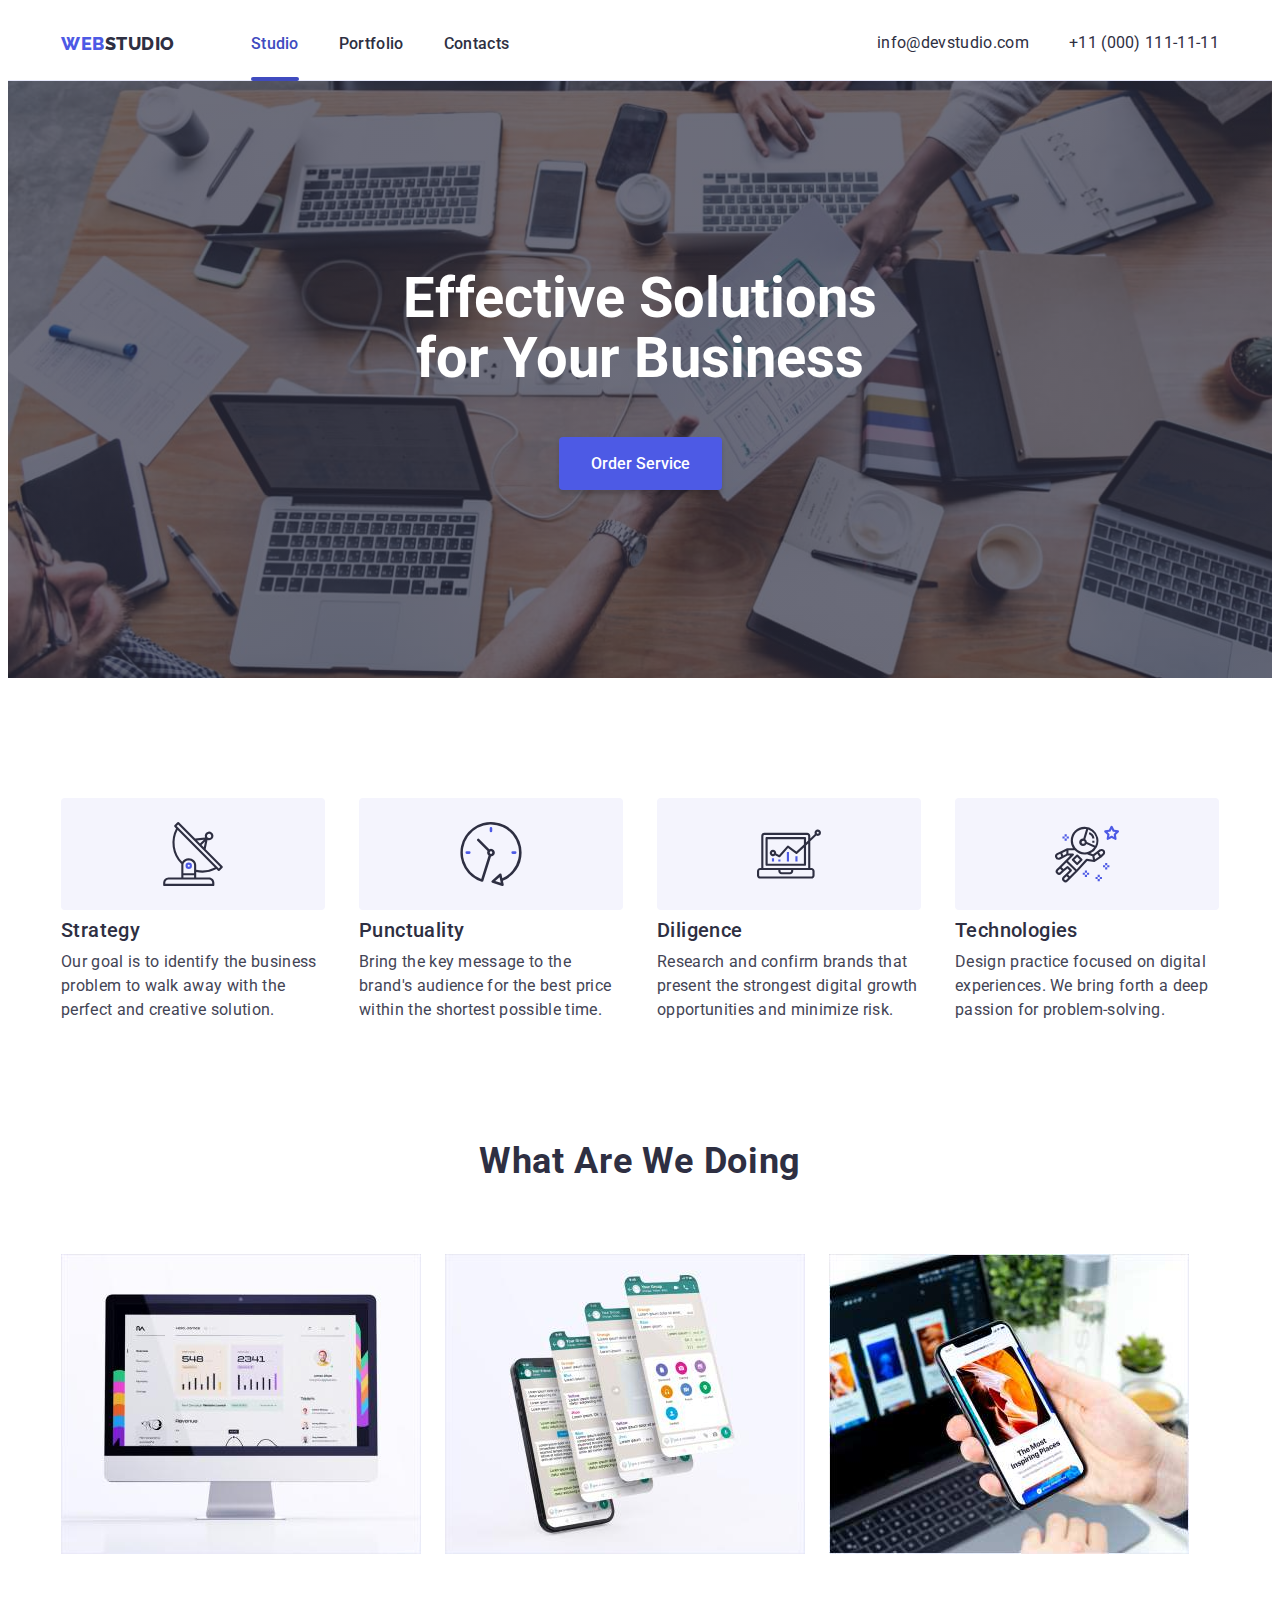
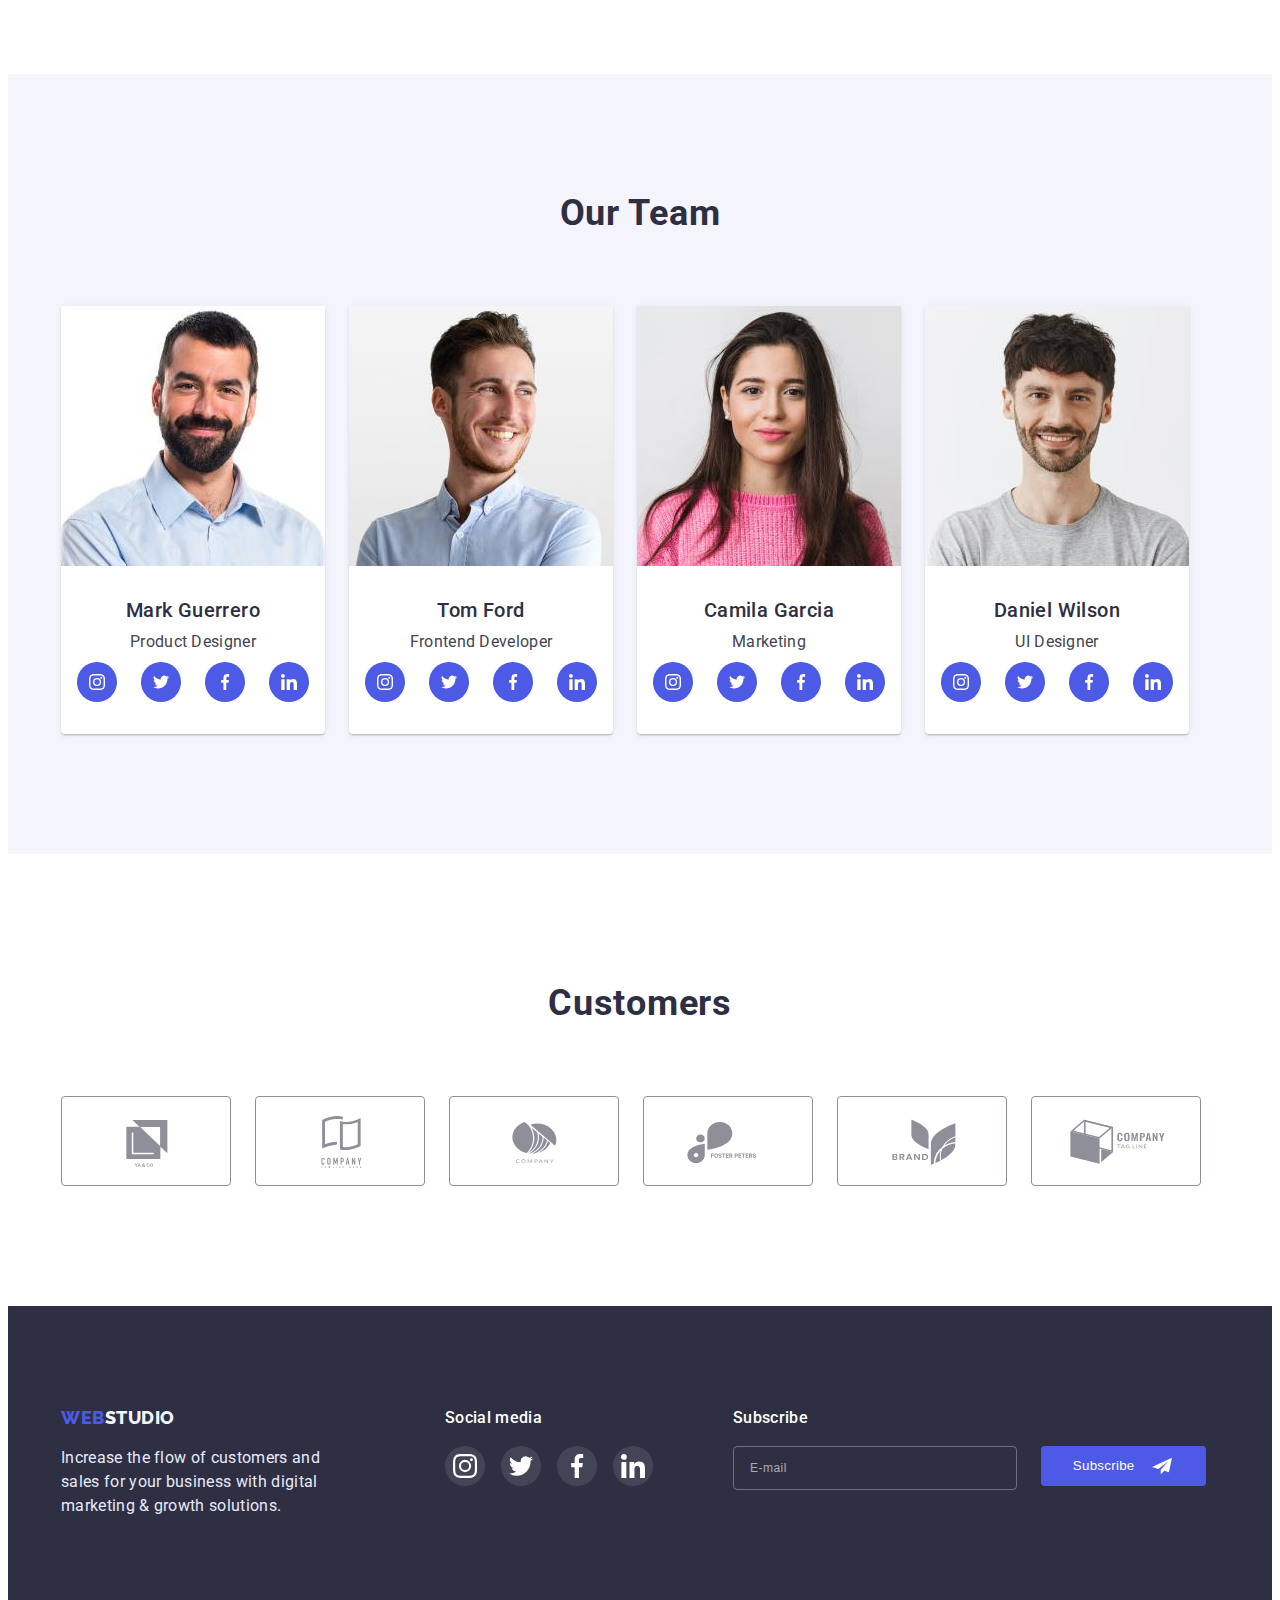
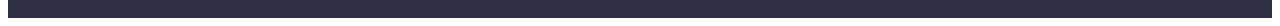
<file: index.html>
<!DOCTYPE html>
<html lang="en">
<head>
    <meta charset="UTF-8">
    <meta http-equiv="X-UA-Compatible" content="IE=edge">
    <meta name="viewport" content="width=device-width, initial-scale=1.0">
    <title>Webstudio</title>
    <link rel="preconnect" href="https://fonts.googleapis.com">
    <link rel="preconnect" href="https://fonts.gstatic.com" crossorigin>
    <link href="https://fonts.googleapis.com/css2?family=Raleway:wght@800&family=Roboto:wght@400;500;700;900&display=swap"
        rel="stylesheet">
    <link rel="stylesheet" href="https://cdnjs.cloudflare.com/ajax/libs/modern-normalize/1.1.0/modern-normalize.min.css"
        integrity="sha512-wpPYUAdjBVSE4KJnH1VR1HeZfpl1ub8YT/NKx4PuQ5NmX2tKuGu6U/JRp5y+Y8XG2tV+wKQpNHVUX03MfMFn9Q=="
        crossorigin="anonymous" referrerpolicy="no-referrer" />
    <link rel="stylesheet" href="./css/styles.css">
</head>
<body>
    <!--HEADER-->
    <header class="header-menu">
        <div class="container header-container">
        <nav class="navigation-page">
                <a href="./index.html" class="logotype link"><span class="accent">WEB</span>STUDIO</a>
                <ul class="navigation-menu list">
                
                    <li class="navigation-menu-item">
                        <a href="./index.html" class="navigation-menu-link link page-active">Studio</a>
                    </li>
                    <li class="navigation-menu-item">
                        <a href="./portfolio.html" class="navigation-menu-link link">Portfolio</a>
                    </li>
                    <li class="navigation-menu-item">
                        <a href="" class="navigation-menu-link link">Contacts</a>
                    </li>
                </ul>
        </nav>
                <address class="address">
                    <ul class="address-menu list">
                        <li class="phone-email-item">
                            <a href="mailto:info@devstudio.com" class="address-menu-link link">info@devstudio.com</a>
                        </li>
                        <li class="address-menu-item">
                            <a href="tel:+110001111111" class="address-menu-link link">+11 (000) 111-11-11</a>
                        </li>
                    </ul>
                </address>
            </div>
    </header>
<!--HERO SECTION-->
    <main>
        <section class="hero">
            <div class="container">    
                <h1 class="hero-name">Effective Solutions
                for Your Business</h1>
                <button type="button" class="hero-button" data-modal-open>Order Service</button>
            </div>
        </section>
        <!--ABOUT US SECTION-->
        <section class="about-us section">
            <div class="container">
                <h2 hidden>About Us</h2>
                    <ul class="about-us-menu list">
                        <li class="about-us-menu-item">
                            <div class="about-us-item-icon">
                                <svg class="about-us-icon" width="64" height="64">
                                    <use href="./img/symbol-defs.svg#icon-antenna-logo"></use>
                                </svg>
                            </div>
                            <h3 class="content-title">Strategy</h3>
                            <p class="text-description">Our goal is to identify the business
                            problem to walk away with the perfect and creative solution.</p>
                        </li>
                        <li class="about-us-menu-item">
                            <div class="about-us-item-icon">
                                <svg class="about-us-icon" width="64" height="64">
                                    <use href="./img/symbol-defs.svg#icon-clock-logo"></use>
                                </svg>
                            </div>
                            <h3 class="content-title">Punctuality</h3>
                            <p class="text-description">Bring the key message to the brand's audience for the best price within the shortest possible time.</p>
                        </li>
                        <li class="about-us-menu-item">
                            <div class="about-us-item-icon">
                                <svg class="about-us-icon" width="64" height="64">
                                    <use href="./img/symbol-defs.svg#icon-diagram-logo"></use>
                                </svg>
                            </div>
                            <h3 class="content-title">Diligence</h3>
                            <p class="text-description">Research and confirm brands that present the strongest digital growth opportunities and minimize risk.</p>
                        </li>
                        <li class="about-us-menu-item">
                            <div class="about-us-item-icon">
                                <svg class="about-us-icon" width="64" height="64">
                                    <use href="./img/symbol-defs.svg#icon-astronaut-logo"></use>
                                </svg>
                            </div>
                            <h3 class="content-title">Technologies</h3>
                            <p class="text-description">Design practice focused on digital experiences. We bring forth a deep passion for problem-solving.</p>
                        </li>
                    </ul>
            </div>
        </section>
    <!--What are we doing-->
        <section class="section services-section">
            <div class="container">    
                <h2 class="title">What are we doing</h2>
                <ul class="list services-section-list">
                    <li class="services-section-item">
                        <img src="img/general/img-1.jpg" alt="Sites development" width="360" height="300">
                    </li>
                    <li class="services-section-item">
                        <img src="img/general/img-2.jpg" alt="Apps development" width="360" height="300">
                    </li>
                    <li class="services-section-item">
                        <img src="img/general/img-3.jpg" alt="Target advertisement" width="360" height="300">
                    </li>
                </ul>
            </div>
        </section>
        <!--OUR TEAM SECTION-->
        <section class="our-team-section section">
            <div class="container">    
                <h2 class="title">Our Team</h2>
                <ul class="content-menu list">
                    <li class="content-menu-item">
                        <img src="img/employees/img_mark_guerrero.jpg" alt="Mark Guerrero" width="264" height="260" class="content-image">
                        <div class="employee-card">    
                                <h3 class="content-title">Mark Guerrero</h3>
                                <p class="text-description">Product Designer</p>
                                <ul class="social-links-list list">
                                    <li class="employee-social-link">
                                        <a href="" class="social-link">
                                            <svg class="social-link-icon" width="16" height="16">
                                                <use href="./img/symbol-defs.svg#icon-instagram-logo"></use>
                                            </svg>
                                        </a>
                                    </li>
                                    <li class="employee-social-link">
                                        <a href="" class="social-link">
                                            <svg class="social-link-icon" width="16" height="16">
                                                <use href="./img/symbol-defs.svg#icon-twitter-logo"></use>
                                            </svg>
                                        </a>
                                    </li>
                                    <li class="employee-social-link">
                                        <a href="" class="social-link">
                                            <svg class="social-link-icon" width="16" height="16">
                                                <use href="./img/symbol-defs.svg#icon-facebook-logo"></use>
                                            </svg>
                                        </a>
                                    </li>
                                    <li class="employee-social-link">
                                        <a href="" class="social-link">
                                            <svg class="social-link-icon" width="16" height="16">
                                                <use href="./img/symbol-defs.svg#icon-linkedin-logo"></use>
                                            </svg>
                                        </a>
                                    </li>
                                </ul>
                        </div>
                    </li>
                    <li class="content-menu-item">
                        <img src="img/employees/img_tom_ford.jpg" alt="Tom Ford" width="264" height="260" class="content-image">
                        <div class="employee-card">  
                                <h3 class="content-title">Tom Ford</h3>
                                <p class="text-description">Frontend Developer</p>
                                <ul class="social-links-list list">
                                    <li class="employee-social-link">
                                        <a href="" class="social-link">
                                            <svg class="social-link-icon" width="16" height="16">
                                                <use href="./img/symbol-defs.svg#icon-instagram-logo"></use>
                                            </svg>
                                        </a>
                                    </li>
                                    <li class="employee-social-link">
                                        <a href="" class="social-link">
                                            <svg class="social-link-icon" width="16" height="16">
                                                <use href="./img/symbol-defs.svg#icon-twitter-logo"></use>
                                            </svg>
                                        </a>
                                    </li>
                                    <li class="employee-social-link">
                                        <a href="" class="social-link">
                                            <svg class="social-link-icon" width="16" height="16">
                                                <use href="./img/symbol-defs.svg#icon-facebook-logo"></use>
                                            </svg>
                                        </a>
                                    </li>
                                    <li class="employee-social-link">
                                        <a href="" class="social-link">
                                            <svg class="social-link-icon" width="16" height="16">
                                                <use href="./img/symbol-defs.svg#icon-linkedin-logo"></use>
                                            </svg>
                                        </a>
                                    </li>
                                </ul>
                        </div>
                    </li>   
                        <li class="content-menu-item">
                            <img src="img/employees/img_camila_garcia.jpg" alt="Camila Garcia" width="264" height="260" class="content-image">
                            <div class="employee-card">
                                <h3 class="content-title">Camila Garcia</h3>
                                <p class="text-description">Marketing</p>
                                <ul class="social-links-list list">
                                    <li class="employee-social-link">
                                        <a href="" class="social-link">
                                            <svg class="social-link-icon" width="16" height="16">
                                                <use href="./img/symbol-defs.svg#icon-instagram-logo"></use>
                                            </svg>
                                        </a>
                                    </li>
                                    <li class="employee-social-link">
                                        <a href="" class="social-link">
                                            <svg class="social-link-icon" width="16" height="16">
                                                <use href="./img/symbol-defs.svg#icon-twitter-logo"></use>
                                            </svg>
                                        </a>
                                    </li>
                                    <li class="employee-social-link">
                                        <a href="" class="social-link">
                                            <svg class="social-link-icon" width="16" height="16">
                                                <use href="./img/symbol-defs.svg#icon-facebook-logo"></use>
                                            </svg>
                                        </a>
                                    </li>
                                    <li class="employee-social-link">
                                        <a href="" class="social-link">
                                            <svg class="social-link-icon" width="16" height="16">
                                                <use href="./img/symbol-defs.svg#icon-linkedin-logo"></use>
                                            </svg>
                                        </a>
                                    </li>
                                </ul>
                            </div>
                        </li>   
                        <li class="content-menu-item">
                            <img src="img/employees/img_daniel_wilson.jpg" alt="Daniel Wilson" width="264" height="260" class="content-image">
                            <div class="employee-card">
                                <h3 class="content-title">Daniel Wilson</h3>
                                <p class="text-description">UI Designer</p>
                                <ul class="social-links-list list">
                                    <li class="employee-social-link">
                                        <a href="" class="social-link">
                                            <svg class="social-link-icon" width="16" height="16">
                                                <use href="./img/symbol-defs.svg#icon-instagram-logo"></use>
                                            </svg>
                                        </a>
                                    </li>
                                    <li class="employee-social-link">
                                        <a href="" class="social-link">
                                            <svg class="social-link-icon" width="16" height="16">
                                                <use href="./img/symbol-defs.svg#icon-twitter-logo"></use>
                                            </svg>
                                        </a>
                                    </li>
                                    <li class="employee-social-link">
                                        <a href="" class="social-link">
                                            <svg class="social-link-icon" width="16" height="16">
                                                <use href="./img/symbol-defs.svg#icon-facebook-logo"></use>
                                            </svg>
                                        </a>
                                    </li>
                                    <li class="employee-social-link">
                                        <a href="" class="social-link">
                                            <svg class="social-link-icon" width="16" height="16">
                                                <use href="./img/symbol-defs.svg#icon-linkedin-logo"></use>
                                            </svg>
                                        </a>
                                    </li>
                                </ul>
                            </div>
                        </li>
                </ul>
            </div>
        </section>
    <section class="customers-section">
        <div class="container">
            <h2 class="title">Customers</h2>
                <ul class="customers-menu list">
                    <li class="customers-menu-item">
                        <a href="" class="customers-menu-link link">
                            <svg class="customers-icon" width="104" height="56">
                                <use href="./img/symbol-defs.svg#icon-yago-logo"></use>
                            </svg>
                        </a>
                    </li>
                    <li class="customers-menu-item">
                        <a href="" class="customers-menu-link">
                            <svg class="customers-icon" width="104" height="56">
                                <use href="./img/symbol-defs.svg#icon-company-tagline-logo"></use>
                            </svg>
                        </a>
                    </li>
                    <li class="customers-menu-item">
                        <a href="" class="customers-menu-link">
                            <svg class="customers-icon" width="104" height="56">
                                <use href="./img/symbol-defs.svg#icon-company-logo"></use>
                            </svg>
                        </a>
                    </li>
                    <li class="customers-menu-item">
                        <a href="" class="customers-menu-link">
                            <svg class="customers-icon" width="104" height="56">
                                <use href="./img/symbol-defs.svg#icon-foster-peters-logo"></use>
                            </svg>
                        </a>
                    </li>
                    <li class="customers-menu-item">
                        <a href="" class="customers-menu-link">
                            <svg class="customers-icon" width="104" height="56">
                                <use href="./img/symbol-defs.svg#icon-brand-logo"></use>
                            </svg>
                        </a>
                    </li>
                    <li class="customers-menu-item">
                        <a href="" class="customers-menu-link">
                            <svg class="customers-icon" width="104" height="56">
                                <use href="./img/symbol-defs.svg#icon-tagline-company-logo"></use>
                            </svg>
                        </a>
                    </li>
                </ul>
        </div>
    </section>
    </main>
<!--FOOTER SECTION-->
    <footer class="footer">
        <div class="container footer-container">
            <div class="footer-description">
            <a href="./index.html" class="logotype link"><span class="accent">WEB</span><span class="footer-accent">STUDIO</span></a>
            <p class="footer-text">Increase the flow of customers and sales for your business with digital marketing & growth solutions.</p>
        </div>
            <div class="footer-media">
                <p class="footer-title">Social media</p>
                    <ul class="footer-social list">    
                        <li class="footer-item">
                            <a href="" class="footer-link">
                                <svg class="social-link-icon" width="24" height="24">
                                    <use href="./img/symbol-defs.svg#icon-instagram-logo"></use>
                                </svg>
                            </a>
                        </li>
                        <li class="footer-item">
                            <a href="" class="footer-link">
                                <svg class="social-link-icon" width="24" height="24">
                                    <use href="./img/symbol-defs.svg#icon-twitter-logo"></use>
                                </svg>
                            </a>
                        </li>
                        <li class="footer-item">
                            <a href="" class="footer-link">
                                <svg class="social-link-icon" width="24" height="24">
                                    <use href="./img/symbol-defs.svg#icon-facebook-logo"></use>
                                </svg>
                            </a>
                        </li>
                        <li class="footer-item">
                            <a href="" class="footer-link">
                                <svg class="social-link-icon" width="24" height="24">
                                    <use href="./img/symbol-defs.svg#icon-linkedin-logo"></use>
                                </svg>
                            </a>
                        </li>
                    </ul>
            </div>
            <div class="footer-subscribe">
                <p class="subscribe-text footer-title">Subscribe</p>
                <form class="subscribe-form">
                    <label for="email"></label>
                        <input type="email" name="email" id="email" placeholder="E-mail" class="subscribe-field">
                        <button class="subcribe-button" type="submit">Subscribe
                            <svg class="subscribe-icon" width="24" height="20">
                                <use href="./img/symbol-defs.svg#icon-Frame-3"></use>
                            </svg>
                        </button>
                </form>
            </div>
        </div>
   </footer>
    <!--MODAL-->
    <div class="backdrop is-hidden" data-modal>
        <div class="modal">
            <button type="button" class="modal-close" data-modal-close>
                <svg class="close-icon" width="8" height="8">
                    <use href="./img/symbol-defs.svg#icon-close-icon"></use>
                </svg>
            </button>
            <p class="modal-title">Leave your contacts and we will call you back</p>
            <form class="modal-form">
                    <label class="modal-name">
                        <span class="modal-text">Name</span>
                        <input type="text" class="modal-field">
                        <svg class="modal-icon" width="18" height="24">
                            <use href="./img/symbol-defs.svg#icon-person-black-18dp-1"></use>
                        </svg>
                    </label>
                    <label class="modal-name">
                        <span class="modal-text">Phone</span> 
                        <input type="tel" name="phone" required class="modal-field input-active">
                        <svg class="modal-icon" width="18" height="24">
                            <use href="./img/symbol-defs.svg#icon-phone-black-18dp-1"></use>
                        </svg>
                    </label>
                    <label class="modal-name">
                        <span class="modal-text">Email</span>
                        <input type="email" name="email" required class="modal-field input-active">
                        <svg class="modal-icon" width="18" height="24">
                            <use href="./img/symbol-defs.svg#icon-email-black-18dp-1"></use>
                        </svg>
                    </label>
                    <label class="modal-name">
                        <span class="modal-text">Comment</span>
                        <textarea name="comments" placeholder="Text input" class="modal-text-area input-active"></textarea>
                    </label>
                    <div class="policy-wrap">
                        <input type="checkbox" id="user-policy" name="privacy-policy" class="privacy-modal visually-hidden">
                        <label for="user-policy" class="privacy-text">
                            <span class="checkbox">
                                <svg class="checkbox-icon" width="10" height="8">
                                    <use href="./img/symbol-defs.svg#icon-checkbox"></use>
                                </svg>
                            </span>
                            I accept the terms and conditions of the&nbsp;<a href="" class="privacy-link">Privacy Policy</a>
                        </label>
                    </div>
                    <button type="submit" class="modal-button">Send</button>
            </form>
        </div>
    </div>
    <script src="./js/modal.js"></script>
</body>
</html>
</file>
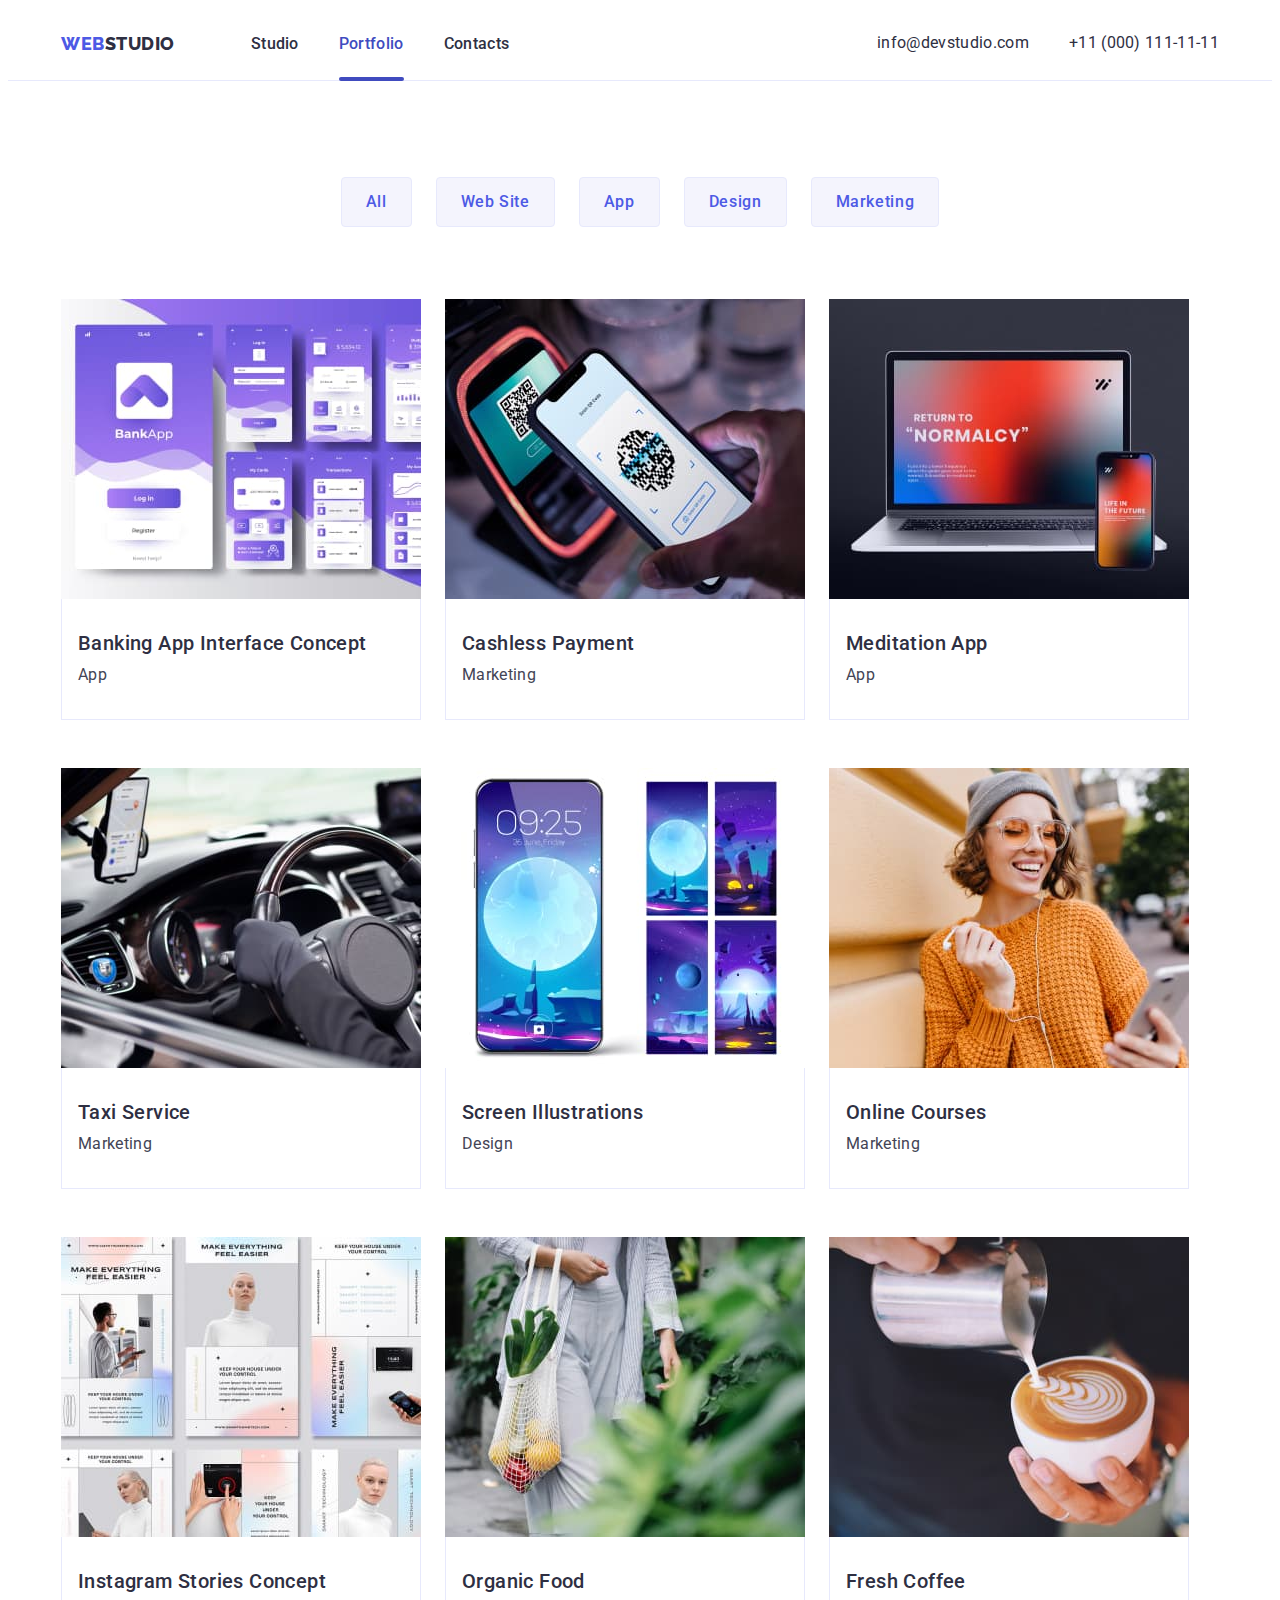
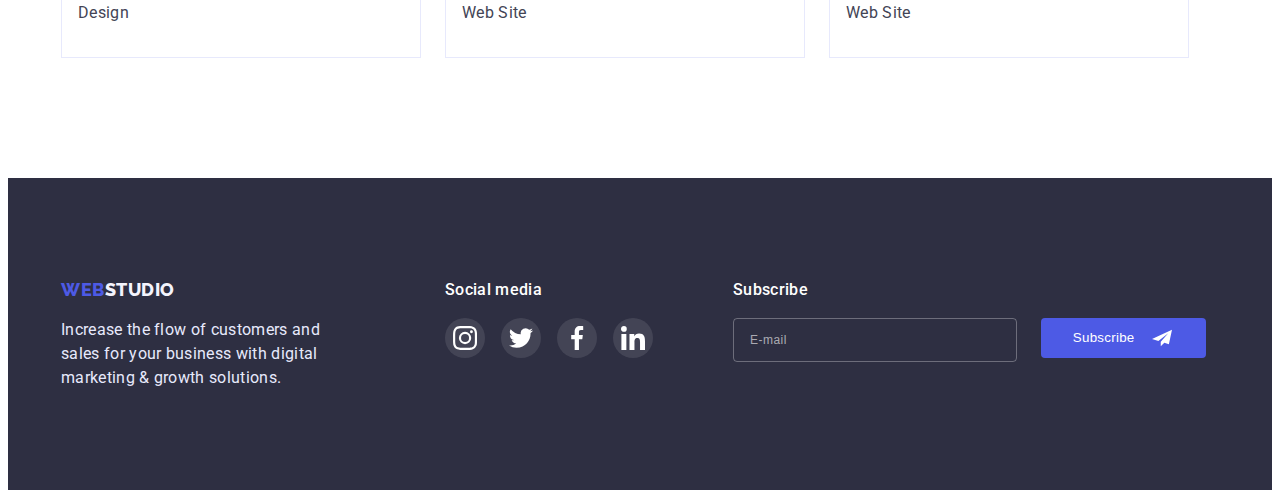
<file: portfolio.html>
<!DOCTYPE html>
<html lang="en">
  <head>
    <meta charset="UTF-8" />
    <meta http-equiv="X-UA-Compatible" content="IE=edge" />
    <meta name="viewport" content="width=device-width, initial-scale=1.0" />
    <title>Webstudio</title>
    <link rel="preconnect" href="https://fonts.googleapis.com" />
    <link rel="preconnect" href="https://fonts.gstatic.com" crossorigin />
    <link
      href="https://fonts.googleapis.com/css2?family=Raleway:wght@800&family=Roboto:wght@400;500;700;900&display=swap"
      rel="stylesheet"
    />
    <link
      rel="stylesheet"
      href="https://cdnjs.cloudflare.com/ajax/libs/modern-normalize/1.1.0/modern-normalize.min.css"
      integrity="sha512-wpPYUAdjBVSE4KJnH1VR1HeZfpl1ub8YT/NKx4PuQ5NmX2tKuGu6U/JRp5y+Y8XG2tV+wKQpNHVUX03MfMFn9Q=="
      crossorigin="anonymous"
      referrerpolicy="no-referrer"
    />
    <link rel="stylesheet" href="./css/styles.css" />
  </head>
  <body>
    <!--HEADER-->
    <header class="header-menu">
      <div class="container header-container">
        <nav class="navigation-page">
          <a href="./index.html" class="logotype link"
            ><span class="accent">WEB</span>STUDIO</a
          >
          <ul class="navigation-menu list">
            <li class="navigation-menu-item">
              <a href="./index.html" class="navigation-menu-link link"
                >Studio</a
              >
            </li>
            <li class="navigation-menu-item">
              <a href="./portfolio.html" class="navigation-menu-link link page-active"
                >Portfolio</a
              >
            </li>
            <li class="navigation-menu-item">
              <a href="" class="navigation-menu-link link">Contacts</a>
            </li>
          </ul>
        </nav>
        <address class="address">
          <ul class="address-menu list">
            <li class="phone-email-item">
              <a href="mailto:info@devstudio.com" class="address-menu-link link"
                >info@devstudio.com</a
              >
            </li>
            <li class="address-menu-item">
              <a href="tel:+110001111111" class="address-menu-link link"
                >+11 (000) 111-11-11</a
              >
            </li>
          </ul>
        </address>
      </div>
    </header>
    <!--MAIN MENUE SECTION-->
    <main>
      <section class="portfolio">
        <div class="container">
          <h1 hidden>Portfolio List</h1>
          <ul class="filter-buttons list">
            <li class="filter-button-item">
              <button type="button" class="filter-button">All</button>
            </li>
            <li class="filter-button-item">
              <button type="button" class="filter-button">Web Site</button>
            </li>
            <li class="filter-button-item">
              <button type="button" class="filter-button">App</button>
            </li>
            <li class="filter-button-item">
              <button type="button" class="filter-button">Design</button>
            </li>
            <li class="filter-button-item">
              <button type="button" class="filter-button">Marketing</button>
            </li>
          </ul>
          <ul class="portfolio-menu list">
            <li class="portfolio-menu-item">
              <div class="portfolio-wrap">
                <img
                  src="img/services/img-services-bank.jpg"
                  alt="Application Concept"
                  width="360"
                  height="300"
                  class="content-image"
                />
                <p class="text-description hover-text">
                  14 Stylish and User-Friendly App Design Concepts · Task
                  Manager App · Calorie Tracker App · Exotic Fruit Ecommerce App
                  · Cloud Storage App
                </p>
              </div>
              <div class="portfolio-card-text">
                <h2 class="content-title">Banking App Interface Concept</h2>
                <p class="text-description">App</p>
              </div>
            </li>
            <li class="portfolio-menu-item">
              <div class="portfolio-wrap">
                <img
                  src="img/services/img-services-cashless.jpg"
                  alt="Cashless Services"
                  width="360"
                  height="300"
                  class="content-image"
                />
                <p class="text-description hover-text">
                  14 Stylish and User-Friendly App Design Concepts · Task
                  Manager App · Calorie Tracker App · Exotic Fruit Ecommerce App
                  · Cloud Storage App
                </p>
              </div>
              <div class="portfolio-card-text">
                <h2 class="content-title">Cashless Payment</h2>
                <p class="text-description">Marketing</p>
              </div>
            </li>
            <li class="portfolio-menu-item">
              <div class="portfolio-wrap">
                <img
                  src="img/services/img-services-meditation.jpg"
                  alt="Application for meditation"
                  width="360"
                  height="300"
                  class="content-image"
                />
                <p class="text-description hover-text">
                  14 Stylish and User-Friendly App Design Concepts · Task
                  Manager App · Calorie Tracker App · Exotic Fruit Ecommerce App
                  · Cloud Storage App
                </p>
              </div>
              <div class="portfolio-card-text">
                <h2 class="content-title">Meditation App</h2>
                <p class="text-description">App</p>
              </div>
            </li>
            <li class="portfolio-menu-item">
              <div class="portfolio-wrap">
                <img
                  src="img/services/img-services-taxi.jpg"
                  alt="Appclication for taxi"
                  width="360"
                  height="300"
                  class="content-image"
                />
                <p class="text-description hover-text">
                  14 Stylish and User-Friendly App Design Concepts · Task
                  Manager App · Calorie Tracker App · Exotic Fruit Ecommerce App
                  · Cloud Storage App
                </p>
              </div>
              <div class="portfolio-card-text">
                <h2 class="content-title">Taxi Service</h2>
                <p class="text-description">Marketing</p>
              </div>
            </li>
            <li class="portfolio-menu-item">
              <div class="portfolio-wrap">
                <img
                  src="img/services/img-services-screenillustrations.jpg"
                  alt="Wallpapers"
                  width="360"
                  height="300"
                  class="content-image"
                />
                <p class="text-description hover-text">
                  14 Stylish and User-Friendly App Design Concepts · Task
                  Manager App · Calorie Tracker App · Exotic Fruit Ecommerce App
                  · Cloud Storage App
                </p>
              </div>
              <div class="portfolio-card-text">
                <h2 class="content-title">Screen Illustrations</h2>
                <p class="text-description">Design</p>
              </div>
            </li>
            <li class="portfolio-menu-item">
              <div class="portfolio-wrap">
                <img
                  src="img/services/img-services-onlinecources.jpg"
                  alt="Self-education"
                  width="360"
                  height="300"
                  class="content-image"
                />
                <p class="text-description hover-text">
                  14 Stylish and User-Friendly App Design Concepts · Task
                  Manager App · Calorie Tracker App · Exotic Fruit Ecommerce App
                  · Cloud Storage App
                </p>
              </div>
              <div class="portfolio-card-text">
                <h2 class="content-title">Online Courses</h2>
                <p class="text-description">Marketing</p>
              </div>
            </li>
            <li class="portfolio-menu-item">
              <div class="portfolio-wrap">
                <img
                  src="img/services/img-services-instastories.jpg"
                  alt="Instagram Stories"
                  width="360"
                  height="300"
                  class="content-image"
                  
                />
                <p class="text-description hover-text">
                    14 Stylish and User-Friendly App Design Concepts · Task
                    Manager App · Calorie Tracker App · Exotic Fruit Ecommerce App
                    · Cloud Storage App
                </p>
              </div>
              <div class="portfolio-card-text">
                <h2 class="content-title">Instagram Stories Concept</h2>
                <p class="text-description">Design</p>
              </div>
            </li>
            <li class="portfolio-menu-item">
              <div class="portfolio-wrap">
                    <img
                        src="img/services/img-services-organicfood.jpg"
                        alt="Food"
                        width="360"
                        height="300"
                        class="content-image"
                    />
                    <p class="text-description hover-text">
                        14 Stylish and User-Friendly App Design Concepts · Task Manager
                        App · Calorie Tracker App · Exotic Fruit Ecommerce App · Cloud
                        Storage App
                    </p>
                </div>
              <div class="portfolio-card-text">
                <h2 class="content-title">Organic Food</h2>
                <p class="text-description">Web Site</p>
              </div>
            </li>
            <li class="portfolio-menu-item">
              <div class="portfolio-wrap">
                <img
                  src="img/services/img-services-coffee.jpg"
                  alt="Coffee"
                  width="360"
                  height="300"
                  class="content-image"
                />
                <p class="text-description hover-text">
                  14 Stylish and User-Friendly App Design Concepts · Task
                  Manager App · Calorie Tracker App · Exotic Fruit Ecommerce App
                  · Cloud Storage App
                </p>
              </div>
              <div class="portfolio-card-text">
                <h2 class="content-title">Fresh Coffee</h2>
                <p class="text-description">Web Site</p>
              </div>
            </li>
          </ul>
        </div>
      </section>
    </main>
    <!--FOOTER SECTION-->
    <footer class="footer">
      <div class="container footer-container">
        <div class="footer-description">
          <a href="./index.html" class="logotype link"><span class="accent">WEB</span><span
              class="footer-accent">STUDIO</span></a>
          <p class="footer-text">Increase the flow of customers and sales for your business with digital marketing & growth
            solutions.</p>
        </div>
        <div class="footer-media">
          <p class="footer-title">Social media</p>
          <ul class="footer-social list">
            <li class="footer-item">
              <a href="" class="footer-link">
                <svg class="social-link-icon" width="24" height="24">
                  <use href="./img/symbol-defs.svg#icon-instagram-logo"></use>
                </svg>
              </a>
            </li>
            <li class="footer-item">
              <a href="" class="footer-link">
                <svg class="social-link-icon" width="24" height="24">
                  <use href="./img/symbol-defs.svg#icon-twitter-logo"></use>
                </svg>
              </a>
            </li>
            <li class="footer-item">
              <a href="" class="footer-link">
                <svg class="social-link-icon" width="24" height="24">
                  <use href="./img/symbol-defs.svg#icon-facebook-logo"></use>
                </svg>
              </a>
            </li>
            <li class="footer-item">
              <a href="" class="footer-link">
                <svg class="social-link-icon" width="24" height="24">
                  <use href="./img/symbol-defs.svg#icon-linkedin-logo"></use>
                </svg>
              </a>
            </li>
          </ul>
        </div>
        <div class="footer-subscribe">
          <p class="subscribe-text footer-title">Subscribe</p>
          <form class="subscribe-form">
            <label for="email"></label>
            <input type="email" name="email" id="email" placeholder="E-mail" class="subscribe-field">
            <button class="subcribe-button" type="submit">Subscribe
              <svg class="subscribe-icon" width="24" height="20">
                <use href="./img/symbol-defs.svg#icon-Frame-3"></use>
              </svg>
            </button>
          </form>
        </div>
      </div>
    </footer>
  </body>
</html>
</file>
<file: css/styles.css>
:root {
  --brand-color: #4d5ae5;
  --pressed-state: #404bbf;
  --dark-theme: #2e2f42;
  --success-theme: #31d0aa;
  --main-text-color: #434455;
  --suble-text: #8e8f99;
  --accent: #e7e9fc;
  --light-background: #f4f4fd;
  --modal-overlay: rgba(46, 47, 66, 0.4);
  --hero-background: #2e2f42;
  --standart-white: #ffffff;
  --modal-window: #FCFCFC;
  --duration: 250ms cubic-bezier(0.4, 0, 0.2, 1);
  --modal-text-color: #757575;
}

h1,
h2,
h3,
p {
  margin-top: 0;
  margin-bottom: 0;
}

ul,
ol {
  margin-top: 0;
  margin-bottom: 0;
  padding: 0;
}

address {
  font-style: normal;
}

img {
  display: block;
}

body {
  font-family: 'Roboto', sans-serif;
  background-color: var(--standart-white);
}

button {
  cursor: pointer;
}

.link {
  text-decoration: none;
}


.list {
  list-style: none;
}

.visually-hidden {
  position: absolute;
  width: 1px;
  height: 1px;
  margin: -1px;
  padding: 0;
  overflow: hidden;
  border: 0;
  clip: rect(0 0 0 0);
}

/*=======CONTAINER=====*/

.container {
  width: 1158px;
  padding-left: 15px;
  padding-right: 15px;
  margin: 0 auto;
}

.section {
  padding-top: 120px;
  padding-bottom: 120px;
}

/*========== HEADER =========*/

.logotype {
  font-family: 'Raleway', sans-serif;
  font-weight: 800;
  font-size: 18px;
  line-height: 1.33;
  color: var(--dark-theme);
  letter-spacing: 0.03em;
  text-transform: uppercase;
  margin-right: 76px;
}

.accent {
  color: var(--brand-color);
}
/*=====HEADER NAVIGATION MENU====*/

.header-container {
  display: flex;
  justify-content: space-between;
  padding-top: 24px;
  padding-bottom: 24px;
}

.header-menu {
  border-bottom: 1px solid var(--accent);
}

.navigation-page {
  display: flex;
  align-items: center;
}

.navigation-menu {
  display: flex;
  align-items: center;
}

.navigation-menu-item:not(:last-child) {
  margin-right: 40px;
}

.navigation-menu-link {
  font-weight: 500;
  line-height: 1.33;
  letter-spacing: 0.02em;
  color: var(--dark-theme);
  transition: color var(--duration);
}

.navigation-menu-link:hover,
.navigation-menu-link:focus {
  color: var(--pressed-state);
}

.page-active {
  position: relative;
  color: var(--pressed-state);
}

.page-active::after {
  display: block;
  content: "";
  width: 100%;
  height: 4px;
  background-color: var(--pressed-state);
  border-radius: 2px;
  position: absolute;
  margin-top: 22px;
}

.address-menu {
  display: flex;
  gap: 40px;
}

.address-menu-link {
  font-style: normal;
  line-height: 1.33;
  letter-spacing: 0.02em;
  color: var(--dark-theme);
  transition: color var(--duration);
}

.address-menu-link:hover,
.address-menu-link:focus {
  color: var(--brand-color);
}

/*=======HEROOOO====*/

/*не ставила background colour, закоментувала колір тексту*/
.hero {
  background-image: linear-gradient(
      rgba(46, 47, 66, 0.7),
      rgba(46, 47, 66, 0.7)
    ),
    url(../img/people-office-bg.jpg);
  background-size: cover;
  background-repeat: no-repeat;
  padding-top: 188px;
  padding-bottom: 188px;
  max-width: 1440px;
  margin: 0 auto;
}

.hero-name {
  font-size: 56px;
  line-height: 1.07;
  color: var(--standart-white);
  max-width: 495px;
  text-align: center;
  margin-bottom: 48px;
  margin-right: auto;
  margin-left: auto;
}
.hero-button {
  background: var(--brand-color);
  font-weight: 500;
  box-shadow: 0px 4px 4px rgba(0, 0, 0, 0.15);
  border-radius: 4px;
  border: none;
  font-size: 16px;
  line-height: 1.33;
  color: var(--standart-white);
  cursor: pointer;
  font-family: inherit;
  display: block;
  margin-right: auto;
  margin-left: auto;
  max-width: 169px;
  padding: 16px 32px;
  transition: background-color var(--duration);
}

.hero-button:hover,
.hero-button:focus {
  background-color: var(--pressed-state);
}

.about-us-menu {
  display: flex;
  justify-content: space-between;
}

.about-us-menu-item {
  width: 264px;
}

.about-us-item-icon {
  display: flex;
  width: 264px;
  height: 112px;
  border-radius: 4px;
  background-color: var(--light-background);
  margin-bottom: 8px;
  justify-content: center;
  align-items: center;
}

/*====OUR TEAM=====*/

.our-team-section {
  background-color: var(--light-background);
}

.content-title {
  font-weight: 500;
  font-size: 20px;
  line-height: 1.2;
  letter-spacing: 0.02em;
  color: var(--dark-theme);
  margin-bottom: 8px;
}

/*===SERVICES SECTION====*/

.services-section {
  padding-top: 0;
}

.services-section-list {
  display: flex;
}

.services-section-item:not(:nth-child(3n)) {
  margin-right: 24px;
}

/*===ABOUT US===*/
.content-menu {
  display: flex;
}

.content-menu-item {
  box-shadow: 0px 1px 6px rgba(46, 47, 66, 0.08),
    0px 1px 1px rgba(46, 47, 66, 0.16), 0px 2px 1px rgba(46, 47, 66, 0.08);
  border-radius: 0px 0px 4px 4px;
  background: var(--standart-white);
}
.content-menu-item:not(:nth-child(4n)) {
  margin-right: 24px;
}

.employee-card {
  text-align: center;
  padding-top: 32px;
  padding-bottom: 32px;
}

.social-links-list {
  display: flex;
  justify-content: center;
  gap: 24px;
  margin-top: 8px;
}

.social-link {
  display: flex;
  width: 40px;
  height: 40px;
  background-color: var(--brand-color);
  border-radius: 50%;
  justify-content: center;
  align-items: center;
  transition: background-color var(--duration);
}

.social-link:hover,
.social-link:focus {
  background-color: var(--pressed-state);
}

.social-link-icon {
  fill: var(--standart-white);
}

.title {
  font-weight: 700;
  font-size: 36px;
  line-height: 1.11;
  letter-spacing: 0.02em;
  text-transform: capitalize;
  color: var(--dark-theme);
  margin-bottom: 72px;
  text-align: center;
}

.text-description {
  line-height: 1.5;
  letter-spacing: 0.02em;
  color: var(--main-text-color);
}

/*==CUSTOMERS==*/

.customers-section {
  padding-top: 130px;
  padding-bottom: 120px;
}

.customers-menu {
  display: flex;
}

.customers-menu-item {
  display: flex;
}

.customers-menu-item:not(:last-child) {
  margin-right: 24px;
}

.customers-menu-link {
  display: flex;
  width: 168px;
  height: 88px;
  border-radius: 4px;
  border: 1px solid var(--suble-text);
  background-color: var(--standart-white);
  justify-content: center;
  align-items: center;
  transition: border-color var(--duration);
  outline: none;
}

.customers-menu .customers-menu-link:hover,
.customers-menu .customers-menu-link:focus {
  border-color: var(--pressed-state);
}

.customers-icon {
  fill: var(--suble-text);
  transition: fill var(--duration);
}

.customers-menu-link:hover .customers-icon,
.customers-menu-link:focus .customers-icon {
  fill: var(--pressed-state);
}


/*===FOOTER===*/

.footer {
  background-color: var(--dark-theme);
  padding: 100px 0;
}

.footer-container {
  display: flex;
}

.footer-description {
  margin-right: 120px;
}

.footer-text {
  line-height: 1.5;
  letter-spacing: 0.02em;
  color: var(--accent);
  width: 264px;
  margin-top: 16px;
}

.footer-social {
  display: flex;
}

.footer-item:not(:last-child) {
  margin-right: 16px;
}

.footer-title {
  font-weight: 500;
  line-height: 1.5;
  letter-spacing: 0.02em;
  color: var(--standart-white);
  margin-bottom: 16px;
}

.footer-link {
  display: flex;
  width: 40px;
  height: 40px;
  background-color: rgba(255, 255, 255, 0.1);
  border-radius: 50%;
  justify-content: center;
  align-items: center;
  transition: background-color var(--duration);
}

.footer-link:hover,
.footer-link:focus {
  background-color: var(--success-theme);
}
/*
/*=======PORTFOLIO=========*/

.filter-buttons {
  display: flex;
  margin-bottom: 72px;
  justify-content: center;
}

.filter-button-item:not(:last-child) {
  margin-right: 24px;
}

.filter-button {
  background: var(--light-background);
  border: 1px solid var(--accent);
  border-radius: 4px;
  color: var(--brand-color);
  font-size: 16px;
  line-height: 1.5;
  letter-spacing: 0.04em;
  font-family: inherit;
  font-weight: 500;
  min-width: 69px;
  padding: 12px 24px;
  transition: background-color var(--duration), color var(--duration), box-shadow var(--duration), border var(--duration);
}
.filter-button:hover,
.filter-button:focus {
  background-color: var(--pressed-state);
  color: var(--standart-white);
  box-shadow: 0px 3px 1px rgba(0, 0, 0, 0.1), 0px 2px 1px rgba(0, 0, 0, 0.08),
    0px 2px 2px rgba(0, 0, 0, 0.12);
  border: 1px solid rgba(0, 0, 0, 0);
}

/*====FILTERED MENU PORTFOLIO====*/

.portfolio {
  padding-top: 96px;
  padding-bottom: 120px;
}
.portfolio-menu {
  display: flex;
  flex-wrap: wrap;
  row-gap: 48px;
  column-gap: 24px;
}

.portfolio-menu-item {
  background-color: var(--standart-white);
  transition: box-shadow var(--duration);
}


.portfolio-card-text {
  padding-top: 32px;
  padding-bottom: 32px;
  padding-left: 16px;
  border: 1px solid var(--accent);
  border-top: none;
}


.portfolio-menu-item:hover,
.portfolio-menu-item:focus {
  box-shadow: 0px 1px 6px rgba(46, 47, 66, 0.08),
    0px 1px 1px rgba(46, 47, 66, 0.16), 0px 2px 1px rgba(46, 47, 66, 0.08);
}

.portfolio-wrap {
  position: relative;
  overflow: hidden;
}

.hover-text {
  position: absolute;
  color: var(--light-background);
  background-color: var(--brand-color);
  top: 0;
  height: 100%;
  padding: 40px 32px 164px 32px;
  transform: translateY(100%);
  transition: transform var(--duration);
  overflow: auto;
}

.portfolio-menu-item:hover .hover-text {
  transform: translateY(0);

}

/*===FOOTER====*/
.footer-accent {
  color: var(--light-background);
}

.backdrop {
  position: fixed;
  top: 0;
  width: 100%;
  height: 100%;
  background-color:var(--modal-overlay);
  transition: opacity var(--duration), visibility var(--duration);
}

.is-hidden {
  opacity: 0;
  visibility: hidden;
  pointer-events: none;
}

.modal {
  position: absolute;
  width: 408px;
  height: 584px;
  top: 50%;
  left: 50%;
  background-color: var(--modal-window);
  box-shadow: 0px 1px 1px rgba(0, 0, 0, 0.14), 0px 1px 3px rgba(0, 0, 0, 0.12), 0px 2px 1px rgba(0, 0, 0, 0.2);
  border-radius: 4px;
  padding-right: 24px;
  padding-left: 24px;
  padding-top: 72px;
  padding-bottom: 24px;
  transform: translate(-50%, -50%) rotateY(0);
  transition: transform var(--duration), opacity var(--duration);
}

.backdrop.is-hidden .modal {
  transform: translate(-50%) rotateY(90deg);
}

.modal-close {
  display: flex;
  position: absolute;
  top: 24px;
  right: 24px;
  width: 24px;
  height: 24px;
  border-radius: 50%;
  background-color: var(--accent);
  align-items: center;
  justify-content: center;
  border: 1px solid rgba(0, 0, 0, 0.1);
  transition: fill var(--duration), background-color var(--duration);
  outline: transparent;
}

.modal-close:hover,
.modal-close:focus {
  fill: var(--standart-white);
  background-color: var(--pressed-state);
}

.modal-close:active {
  fill: var(--standart-white);
  background-color: var(--pressed-state);

}

.footer-subscribe {
  margin-left: 80px;
}

.subscribe-form {
  display: flex;
}

.subscribe-wrap {
  display: flex;
  flex-direction: row;

}

.subscribe-field {
  width: 264px; 
  Height: 40px;
  border: 1px solid rgba(255, 255, 255, 0.3);
  background-color: transparent;
  border-radius: 4px;
  margin-right: 24px;
  padding-left: 16px;
  color: var(--standart-white);
}

.subscribe-field::placeholder {
    font-weight: 400;
    font-size: 12px;
    line-height: 2;
    letter-spacing: 0.04em;
    color: rgba(255, 255, 255, 0.6);
  }


.subcribe-button {
  background-color: var(--brand-color);
  border-radius: 4px;
  border: none;
  padding: 8px 24px;
  width: 165px;
  height: 40px;
  display: flex;
  align-items: center;
  justify-content: space-around;
  transition: background-color var(--duration);
  font-weight: 500;
  line-height: 1.5;
  letter-spacing: 0.02em;
  color: var(--standart-white);
}

.subcribe-button:hover,
.subcribe-button:focus {
background-color: var(--pressed-state);
}


.modal-name {
  display: block;
  margin-bottom: 8px;
  position: relative;
}

.modal-text {
  display: block;
  line-height: 1.33;
  letter-spacing: 0.04em;
  color: var(--suble-text);
  margin-bottom: 4px;
  font-size: 12px;
}


.modal-title {
  font-weight: 500;
  text-align: center;
  line-height: 1.5;
  margin-bottom: 16px;
}

.modal-field {
  width: 100%;
  height: 40px;
  border: 1px solid rgba(33, 33, 33, 0.2); 
  border-radius: 4px;
  padding-left: 38px;
  transition: border-color var(--duration), fill var(--duration);
  outline: transparent;

}

.modal-field:hover,
.modal-field:focus {
  border-color: var(--pressed-state);
}

.modal-field:hover + .modal-icon,
.modal-field:focus + .modal-icon {
  fill: var(--pressed-state);
}


.modal-text-area {
  resize: none;
  padding-left: 16px;
  padding-top: 8px;
  width: 100%;
  height: 120px;
  border: 1px solid rgba(33, 33, 33, 0.2);
  border-radius: 4px;
  outline: transparent;
  transition: border-color var(--duration);
}

.modal-text-area::placeholder {
  font-weight: 400;
  font-size: 12px;
  line-height: 1.33;
  color: rgba(117, 117, 117, 0.5);
  letter-spacing: 0.04em;

}

.modal-text-area:hover,
.modal-text-area:focus{
  border-color: var(--pressed-state);
}


.policy-wrap {
  display: flex;
  align-items: center;
  margin-top: 16px;
}

.privacy-modal {
  margin-right: 8px;
  color: var(--dark-theme);
}

.privacy-text {
  font-size: 12px;
  line-height: 1.33;
  letter-spacing: 0.04em;
  color: var(--modal-text-color);
  display: flex;
  align-items: center;
}

.privacy-text span {
  display: block;
  width: 16px;
  height: 16px;
  border: 1.25px solid var(--dark-theme);
  border-radius: 2px;
  margin-right: 8px;
  display: flex;
  align-items: center;
  justify-content: center;
  fill: transparent;
  transition: background-color var(--duration), fill var(--duration), border var(--duration);
}

.privacy-modal:checked + .privacy-text .checkbox {
  background-color: var(--pressed-state);
  fill: var(--light-background);
  border: transparent;
}

.privacy-modal:focus + .privacy-text span {
  border: 2px solid var(--brand-color);
}


.privacy-link {
  color: var(--brand-color);
  text-decoration: underline;
  font-size: 12px;
}


.modal-button {
  display: block;
  margin: 0 auto;
  width: 169px;
  height: 56px;
  padding: 16px 32px;
  background-color: var(--brand-color);
  box-shadow: 0px 4px 4px rgba(0, 0, 0, 0.15);
  border: none;
  border-radius: 4px;
  font-weight: 500;
  line-height: 1.5;
  letter-spacing: 0.04em;
  color: var(--standart-white);
  transition: background-color var(--duration);
  margin-top: 24px;
}

.modal-button:hover,
.modal-button:focus {
  background-color: var(--pressed-state);
}

.modal-icon {
  position: absolute;
  left: 12px;
  top: 28px;
  transition: fill var(--duration);
}
</file>
